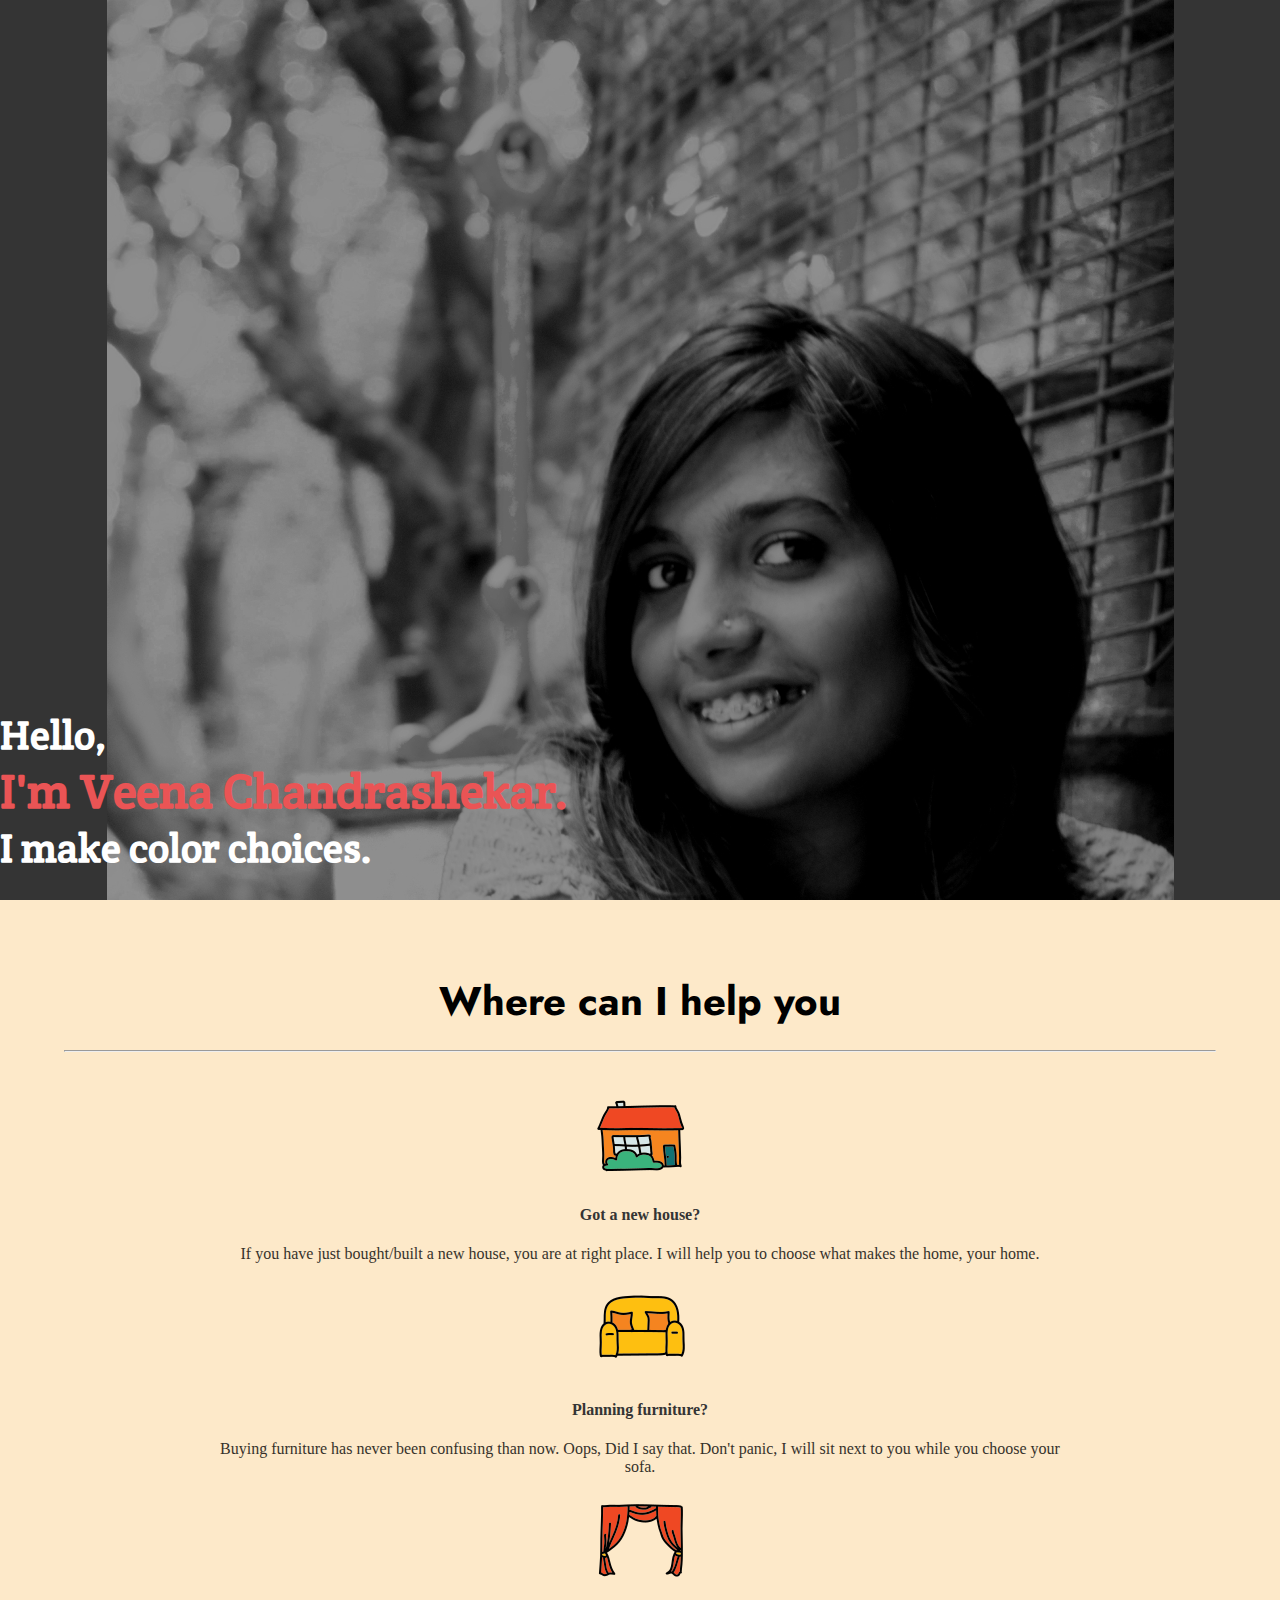
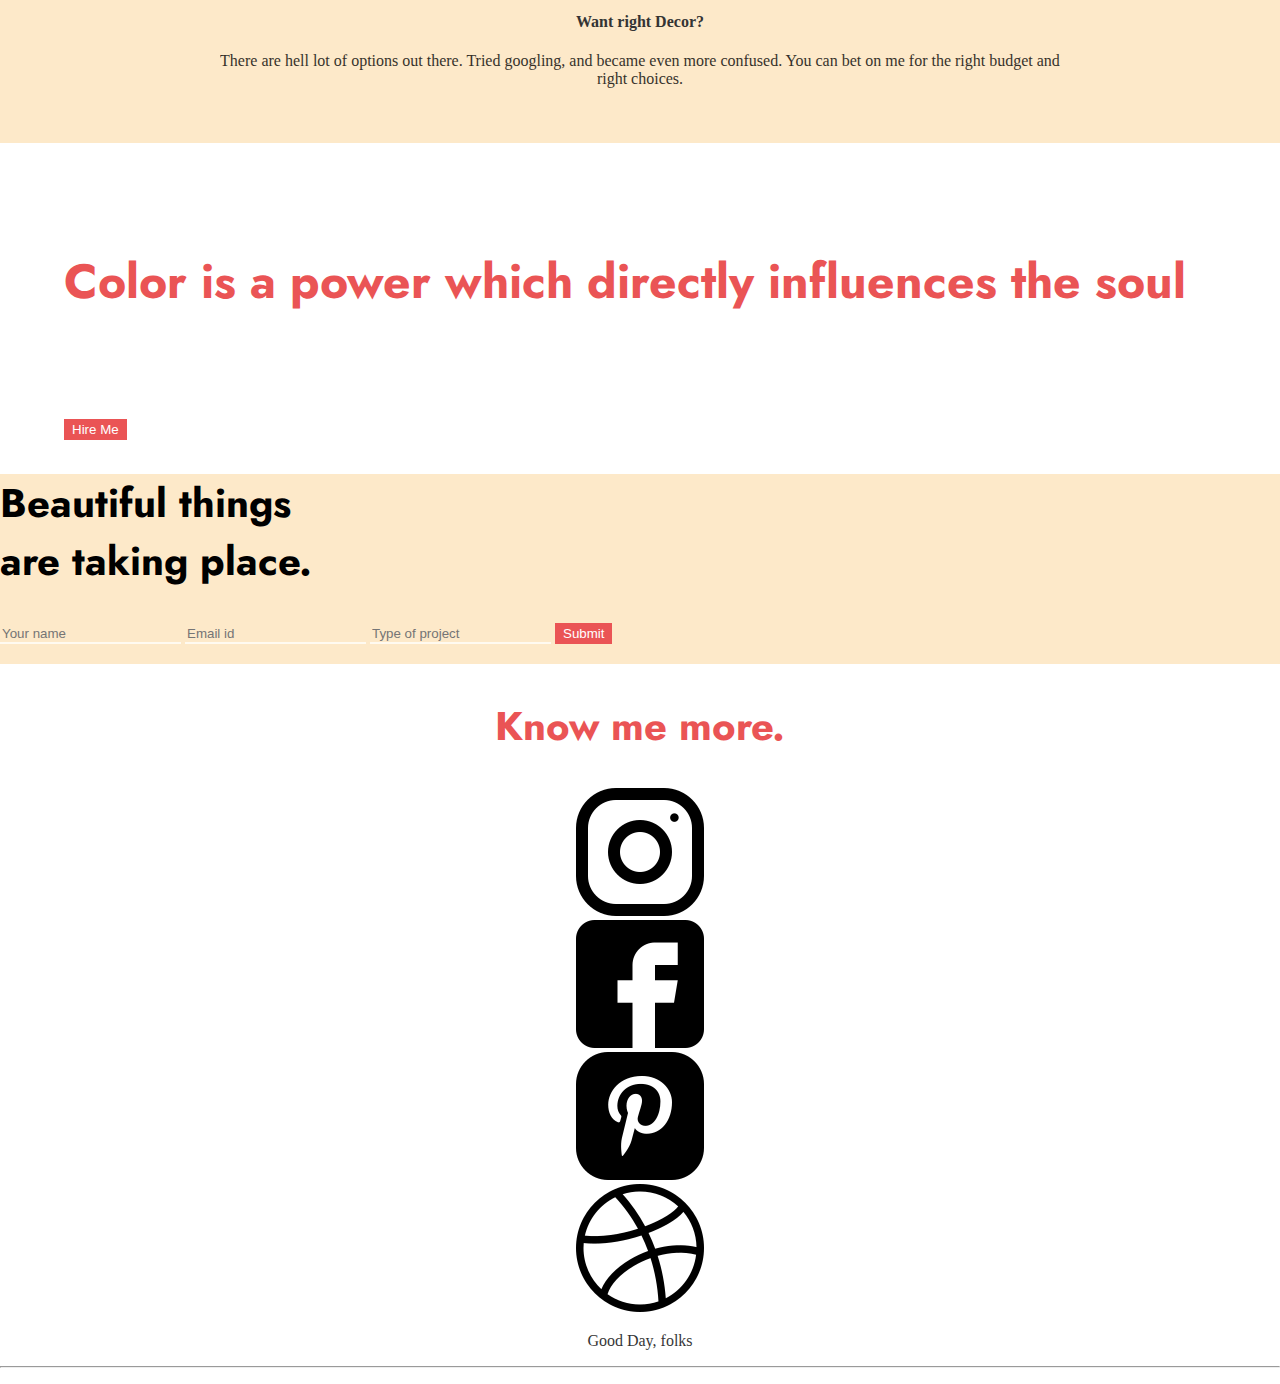
<file: index.html>
<!doctype html>
<html lang="en">
  <head>
    <!-- Required meta tags -->
    <meta charset="utf-8">
    <meta name="viewport" content="width=device-width, initial-scale=1, shrink-to-fit=no">



    <!-- Bootstrap CSS -->
    <link rel="stylesheet" href="https://stackpath.bootstrapcdn.com/bootstrap/4.5.0/css/bootstrap.min.css" integrity="sha384-9aIt2nRpC12Uk9gS9baDl411NQApFmC26EwAOH8WgZl5MYYxFfc+NcPb1dKGj7Sk" crossorigin="anonymous">

        <!-- external css -->
        <link rel="stylesheet" href="styles.css"> 

    <!-- google fonts -->
    <link href="https://fonts.googleapis.com/css2?family=Crete+Round&family=Jost:ital,wght@0,400;0,600;1,400&family=Raleway:wght@400;500;600&display=swap" rel="stylesheet">

    <link rel="icon" href="color.ico">
    <title>Choose your color</title>
  </head>

  <body>
<!-- services page description of the services offered -->      
    <section id="landing">
        <div class="landing-container">

            <div class="landing-image-container w-100 overflow-hidden">
                <img class="landing-image w-100" src="dp.jpg" alt="Veena Chandrashekar">
            </div>

            <div class="landing-text p-5">
                <h1>Hello,<br><span class="name"> <strong>I'm Veena Chandrashekar.</strong></span><br>I make color choices.</h1>
            </div>
            
        </div>

    </section>

<!-- services page description of the services offered -->
    <section id="services" class="padding">
        <h2 class="pt-5 pb-3">Where can I help you <hr class="w-25"></h2>

        <div class="row mb-5">
            <div class="col-lg-4">
                <img src="house.png" alt="New house">
                <h4 class="mt-2">Got a new house?</h4>      
                <p class="pw mt-4 text-body">If you have just bought/built a new house, you are at right place. I will help you to choose what makes the home, your home.</p>          
            </div>

            <div class="col-lg-4">
                <img src="furniture.png" alt="Planning furniture">
                <h4 class="mt-2">Planning furniture?</h4>
                <p class="pw mt-4 text-body">Buying furniture has never been confusing than now. Oops, Did I say that. Don't panic, I will sit next to you while you choose your sofa.</p> 
            </div>

            <div class="col-lg-4">
                <img src="decor.png" alt="Want right decor">
                <h4 class="mt-2">Want right Decor?</h4>
                <p class="pw mt-4 text-body">There are hell lot of options out there. Tried googling, and became even more confused. You can bet on me for the right budget and right choices.</p> 

            </div>

        </div>
    </section>

<!-- Quote for the motivation -->
    <section id="motive" class="p-5">
        <h2 class="quote">Color is a power which directly influences the soul</h2>

        <div class="">
            <button class="btn btn-lg hire-me w-50 mb-5">Hire Me</button>
        </div>


    </section>


<!-- get the details of the client -->
    <section id="form" class="d-noe p-5" >

        <div class="row">
            <div class="col-lg-6">

                <h2 class="mt-5 mb-3 p-0">Beautiful things <br> are taking place.</h2>

            </div>
    
   
            <div class="col-lg-6">
                <form action="mailto:veena.c@nift.ac.in" method="POST" class="needs-validation">
                    <input class="d-block  form-control mb-3 get-input w-75" type="text" placeholder="Your name">
                    <input class="d-block form-control mb-3 get-input w-75" type="email" placeholder="Email id">
                    <input class="d-block form-control mb-3 get-input w-75" type="text" placeholder="Type of project">
                    <input class="btn btn-lg form-btn w-75 mt-2" type="submit" name="submit" value="Submit">
                   
                </form>
            </div>

        </div>

    </section>

    <section id="footer" class="p-5 mb-1">
        <h2 class="pt-5 pb-3">Know me more.</h2>
        <div class="row">
            <div class="col-3">
                <div class="footer-icon-wrapper p-2">
                    <a href="https://www.instagram.com/veenachandrashekar/">
                        <img class="w-75" src="instagram.png" alt="instagram">
                    </a>
                </div>
            </div>

            <div class="col-3">
                <div class="footer-icon-wrapper p-2">
                    <a href="https://www.facebook.com/veenachandrashekar401">
                        <img class="w-75" src="facebook.png" alt="instagram">
                    </a>
                </div>
            </div>

            <div class="col-3">
                <div class="footer-icon-wrapper p-2">
                    <a href="https://www.pinterest.ca/v_chandrashekar/boards/">
                        <img class="w-75" src="pinterest.png" alt="instagram">
                    </a>

                </div>
            </div>

            <div class="col-3">
                <div class="footer-icon-wrapper p-2">
                    <a href="https://www.facebook.com/veenachandrashekar401">
                        <img class="w-75" src="dribble.png" alt="instagram">
                    </a>
                </div>
            </div>
        </div>
        <p class="text-body mt-3 pt-5">Good Day, folks <hr></p>

    </section>

    <!-- Optional JavaScript -->
    <script src="https://ajax.googleapis.com/ajax/libs/jquery/3.4.1/jquery.min.js"></script>
    <script src="index.js" charset="utf-8"></script>

    <!-- jQuery first, then Popper.js, then Bootstrap JS -->
    <script src="https://code.jquery.com/jquery-3.5.1.slim.min.js" integrity="sha384-DfXdz2htPH0lsSSs5nCTpuj/zy4C+OGpamoFVy38MVBnE+IbbVYUew+OrCXaRkfj" crossorigin="anonymous"></script>
    <script src="https://cdn.jsdelivr.net/npm/popper.js@1.16.0/dist/umd/popper.min.js" integrity="sha384-Q6E9RHvbIyZFJoft+2mJbHaEWldlvI9IOYy5n3zV9zzTtmI3UksdQRVvoxMfooAo" crossorigin="anonymous"></script>
    <script src="https://stackpath.bootstrapcdn.com/bootstrap/4.5.0/js/bootstrap.min.js" integrity="sha384-OgVRvuATP1z7JjHLkuOU7Xw704+h835Lr+6QL9UvYjZE3Ipu6Tp75j7Bh/kR0JKI" crossorigin="anonymous"></script>
  </body>
</html>
</file>
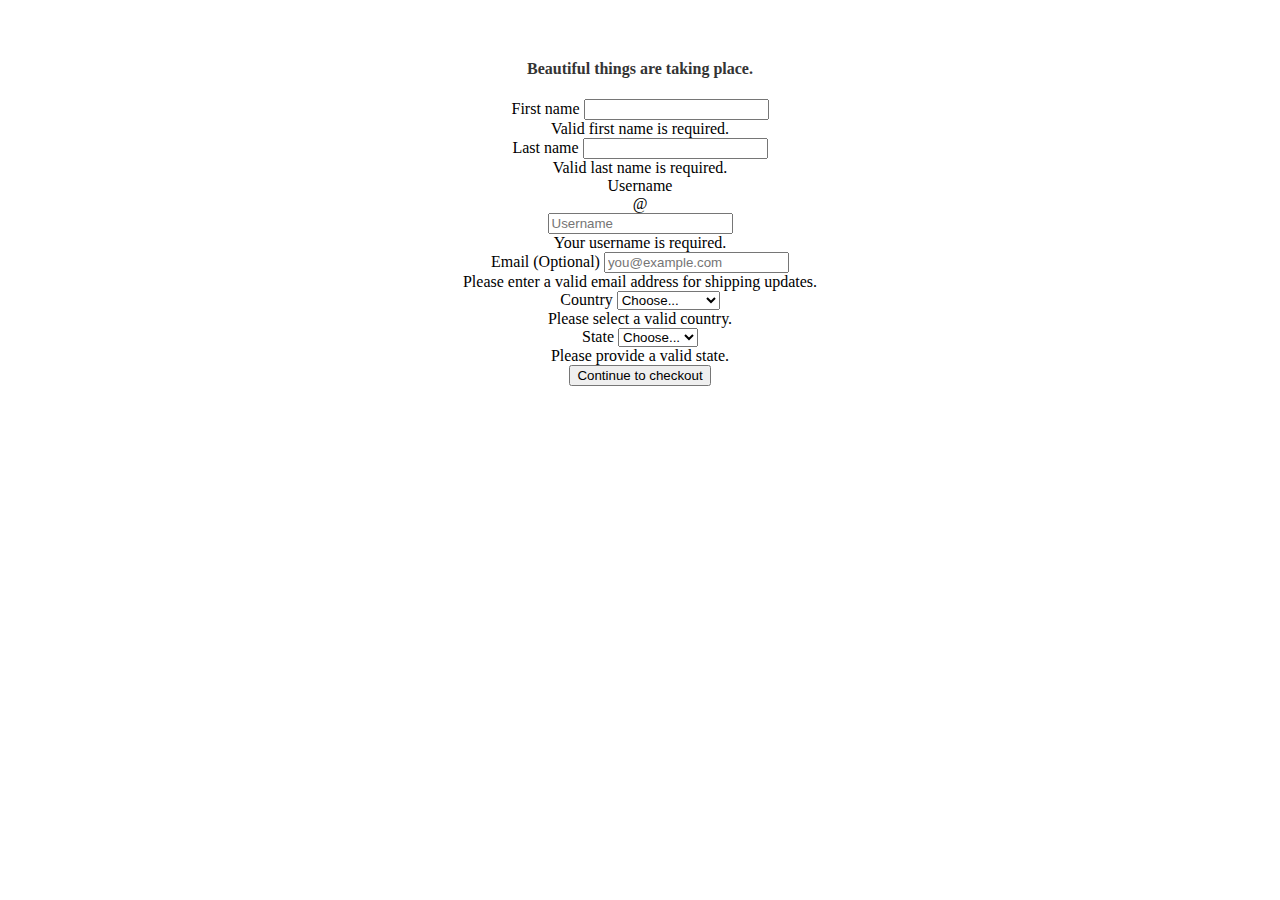
<file: test.html>
<!doctype html>
<html lang="en">
  <head>
    <!-- Required meta tags -->
    <meta charset="utf-8">
    <meta name="viewport" content="width=device-width, initial-scale=1, shrink-to-fit=no">



    <!-- Bootstrap CSS -->
    <link rel="stylesheet" href="https://stackpath.bootstrapcdn.com/bootstrap/4.5.0/css/bootstrap.min.css" integrity="sha384-9aIt2nRpC12Uk9gS9baDl411NQApFmC26EwAOH8WgZl5MYYxFfc+NcPb1dKGj7Sk" crossorigin="anonymous">

        <!-- external css -->
        <link rel="stylesheet" href="styles.css"> 

    <!-- google fonts -->
    <link href="https://fonts.googleapis.com/css2?family=Crete+Round&family=Jost:ital,wght@0,400;0,600;1,400&family=Raleway:wght@400;500;600&display=swap" rel="stylesheet">

    <title>Choose your color</title>
  </head>

  <body>
    <section class="padding">
        <div class="row">

            <div class="col-md-8 order-md-1">
              <h4 class="mb-3">Beautiful things are taking place.</h4>
              <form class="needs-validation" novalidate="">
                <div class="row">
                  <div class="col-md-6 mb-3">
                    <label for="firstName">First name</label>
                    <input type="text" class="form-control" id="firstName" placeholder="" value="" required="">
                    <div class="invalid-feedback">
                      Valid first name is required.
                    </div>
                  </div>
                  <div class="col-md-6 mb-3">
                    <label for="lastName">Last name</label>
                    <input type="text" class="form-control" id="lastName" placeholder="" value="" required="">
                    <div class="invalid-feedback">
                      Valid last name is required.
                    </div>
                  </div>
                </div>
        
                <div class="mb-3">
                  <label for="username">Username</label>
                  <div class="input-group">
                    <div class="input-group-prepend">
                      <span class="input-group-text">@</span>
                    </div>
                    <input type="text" class="form-control" id="username" placeholder="Username" required="">
                    <div class="invalid-feedback" style="width: 100%;">
                      Your username is required.
                    </div>
                  </div>
                </div>
        
                <div class="mb-3">
                  <label for="email">Email <span class="text-muted">(Optional)</span></label>
                  <input type="email" class="form-control" id="email" placeholder="you@example.com">
                  <div class="invalid-feedback">
                    Please enter a valid email address for shipping updates.
                  </div>
                </div>
        
               
                <div class="row">
                  <div class="col-md-5 mb-3">
                    <label for="country">Country</label>
                    <select class="custom-select d-block w-100" id="country" required="">
                      <option value="">Choose...</option>
                      <option>United States</option>
                    </select>
                    <div class="invalid-feedback">
                      Please select a valid country.
                    </div>
                  </div>
                  <div class="col-md-4 mb-3">
                    <label for="state">State</label>
                    <select class="custom-select d-block w-100" id="state" required="">
                      <option value="">Choose...</option>
                      <option>California</option>
                    </select>
                    <div class="invalid-feedback">
                      Please provide a valid state.
                    </div>
                  </div>
               
                </div>

                <button class="btn btn-primary btn-lg btn-block" type="submit">Continue to checkout</button>
              </form>
            </div>
          </div>
    </section>

    <!-- Optional JavaScript -->
    <!-- jQuery first, then Popper.js, then Bootstrap JS -->
    <script src="https://code.jquery.com/jquery-3.5.1.slim.min.js" integrity="sha384-DfXdz2htPH0lsSSs5nCTpuj/zy4C+OGpamoFVy38MVBnE+IbbVYUew+OrCXaRkfj" crossorigin="anonymous"></script>
    <script src="https://cdn.jsdelivr.net/npm/popper.js@1.16.0/dist/umd/popper.min.js" integrity="sha384-Q6E9RHvbIyZFJoft+2mJbHaEWldlvI9IOYy5n3zV9zzTtmI3UksdQRVvoxMfooAo" crossorigin="anonymous"></script>
    <script src="https://stackpath.bootstrapcdn.com/bootstrap/4.5.0/js/bootstrap.min.js" integrity="sha384-OgVRvuATP1z7JjHLkuOU7Xw704+h835Lr+6QL9UvYjZE3Ipu6Tp75j7Bh/kR0JKI" crossorigin="anonymous"></script>
  </body>
</html>
</file>
<file: styles.css>
body{
    text-align: center;
    padding: 0%;
    margin: 0%;
}
h1{
    font-family: 'Crete Round', serif;
    color: white;
    font-size: 2.5rem;
}
h2{
    font-family: 'Jost', sans-serif;
    font-size: 2.5rem;
    font-weight: bold;
}
h4{
    color: #343434;

}
p{
    opacity: 0.8;
}

/* overall applicable */
.padding{
    padding: 3% 5%;
    text-align: center;
}
.pw{
    width: 74%;
    margin-left: 13%;
}



#landing{
    background-color: #343434;
}
.landing-container{
    position: relative;
    overflow: hidden;
    width: 100%;
    height: 100vh;
}

.landing-text{
    position: absolute;
    bottom: 0;
    left: 0;
    text-align: left;
}

.name{
    color: #ea5455;
    font-size: 3rem;
}

#services{
    background-color: #fde9c9;
}

#motive{
    text-align: left;
}
.quote{
    font-size: 3rem;
    font-weight: bold;
    color: #ea5455;
    padding:5% 5%;
}

.hire-me{
    background-color: #ea5455;
    color:white ;
    display: inline-block;
    margin-left: 5%;
    border: 2px solid #ea5455;
}
.hire-me:hover{
    background-color: white; 
}

#form{
    text-align: left;
    background-color: #fde9c9;
}
.ml-5{
    margin-left: 5%;
}

.get-input{
    margin-bottom: 20px;
    background-color: #fde9c9;
    border-radius: 0;
    border: none;
    border-bottom: 2px solid floralwhite;
}
.form-btn{
    background-color: #ea5455;
    color: white;
    border: 2px solid #ea5455;
}
.form-btn:hover{
    background-color: #fde9c9;
}

/*footer styling*/
.footer-icon-wrapper{

}

#footer h2{
    color: #ea5455;
}

/*only for the test purpose*/
.border{
    border: 1px solid black;
}
</file>
